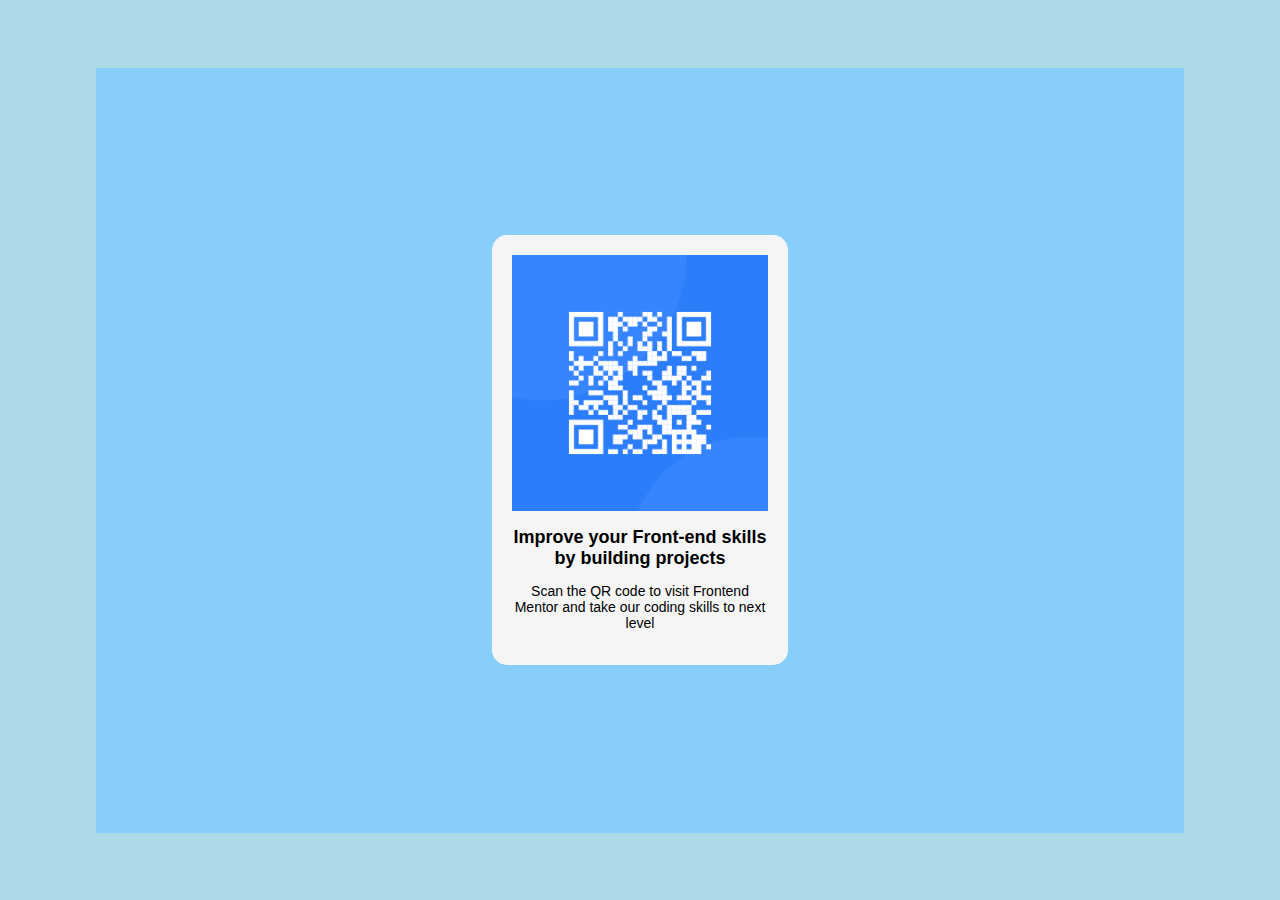
<file: Test Website/Index.html>
<!DOCTYPE html>
<html lang="en">
  <head>
    <meta charset="UTF-8" />
    <meta name="viewport" content="width=device-width, initial-scale=1.0" />
    <title>Qr Code Component</title>
    <link rel="stylesheet" href="styles.css" />
  </head>
  <body>
    <div class="Container">
      <div class="Card-Container">
        <div class="Card">
          <img src="image-qr-code.png" alt="qr-code" class="qr-code" />
          <h1>
            <strong>Improve your Front-end skills by building projects</strong>
          </h1>
          <p>
            Scan the QR code to visit Frontend Mentor and take our coding skills
            to next level
          </p>
        </div>
      </div>
    </div>
  </body>
</html>
</file>
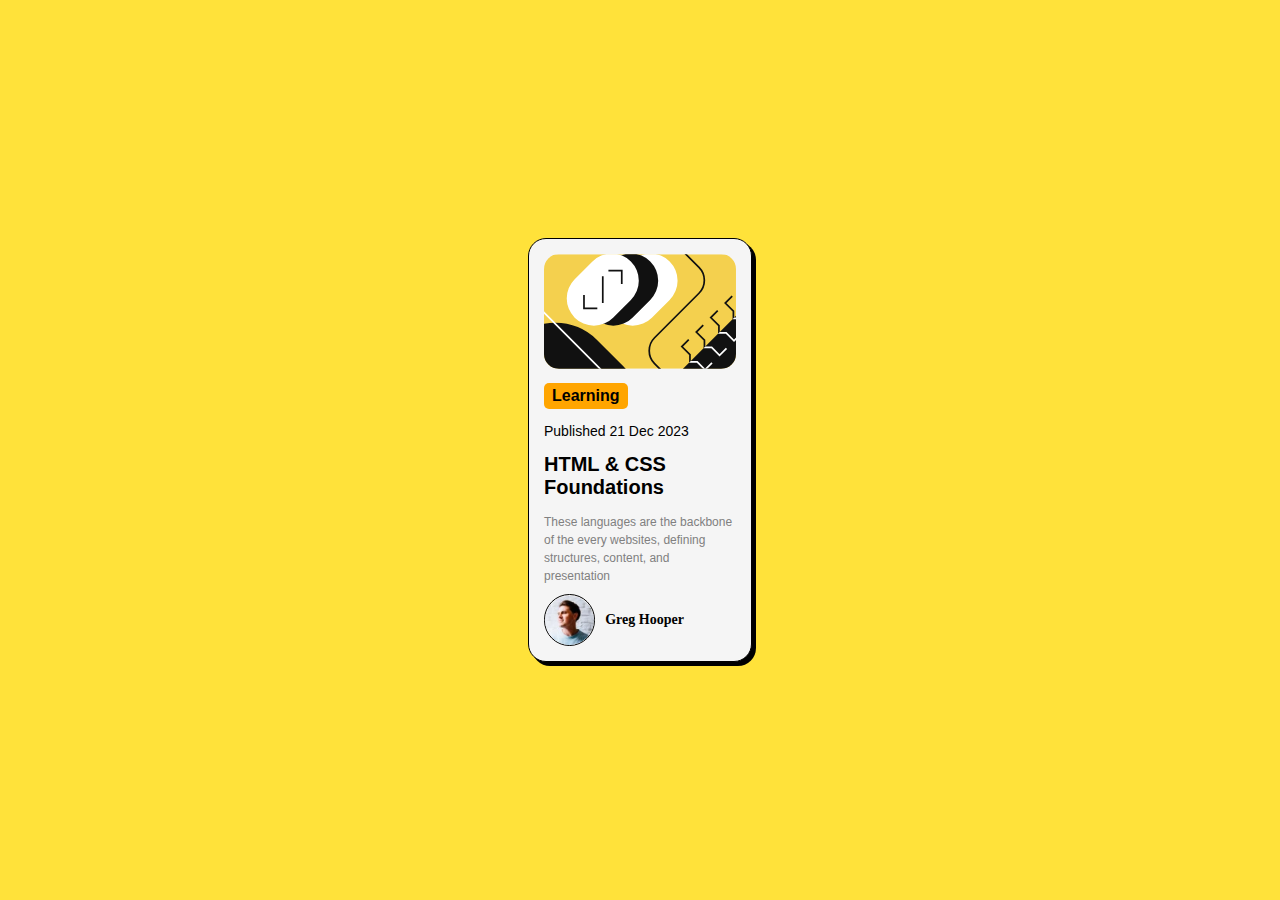
<file: Training/Blog Preview Card/index.html>
<!DOCTYPE html>
<html lang="en">
  <head>
    <meta charset="UTF-8" />
    <meta name="viewport" content="width=device-width, initial-scale=1.0" />
    <title>Blog Preview Card</title>
    <link rel="stylesheet" href="styles.css" />
    <link
      rel="icon"
      type="image/png"
      sizes="32x32"
      href="assets/images/favicon-32x32.png"
    />
  </head>
  <body>
    <main>
      <div class="Main-Container">
        <div class="Card">
          <div class="Card-Image">
            <img
              src="assets/images/illustration-article.svg"
              alt="Illustration"
              class="Illustration"
            />
          </div>
          <div class="Card-content">
            <span class="Tags">Learning</span>
            <p>Published 21 Dec 2023</p>
            <h1>HTML & CSS Foundations</h1>
            <span class="Description">These languages are the backbone of the every websites, defining structures, content, and presentation</span>
          </div>
          <div class="Footer">
            <img src="../Blog Preview Card/assets/images/image-avatar.webp" alt="Avatar" class="Avatar">
            <span class="Avatar-Description">Greg Hooper</span>
          </div>
        </div>
      </div>
    </main>
    
  </body>
</html>
</file>
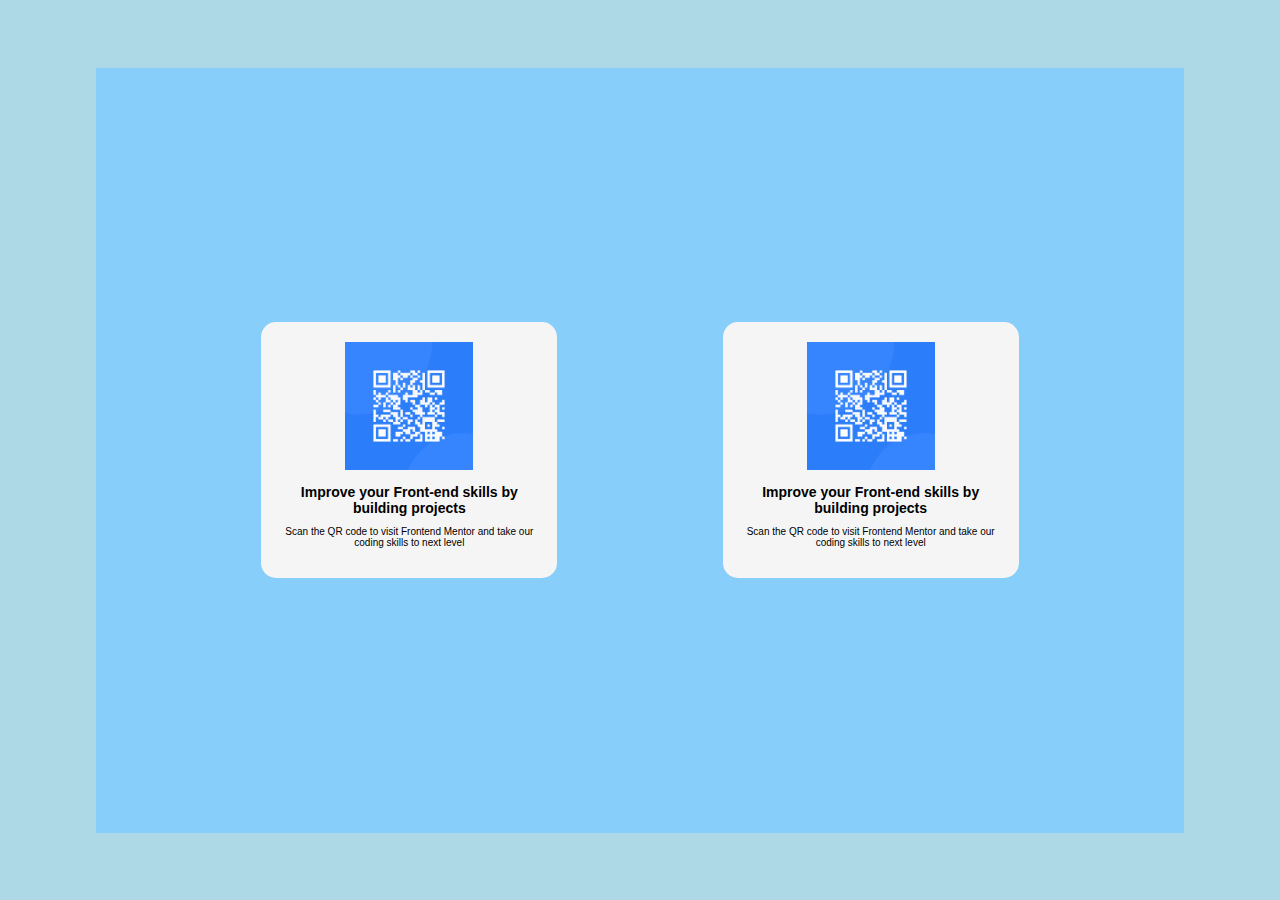
<file: Training/Qr-Code/Index.html>
<!DOCTYPE html>
<html lang="en">
  <head>
    <meta charset="UTF-8" />
    <meta name="viewport" content="width=device-width, initial-scale=1.0" />
    <title>Qr Code Component</title>
    <link rel="stylesheet" href="styles.css" />
  </head>
  <body>
    <div class="Container">
      <div class="Card-Container">
        <div class="Card">
          <img src="image-qr-code.png" alt="qr-code" class="qr-code" />
          <h1>
            <strong>Improve your Front-end skills by building projects</strong>
          </h1>
          <p>
            Scan the QR code to visit Frontend Mentor and take our coding skills
            to next level
          </p>
        </div>
        <div class="Card">
          <img src="image-qr-code.png" alt="qr-code" class="qr-code" />
          <h1>
            <strong>Improve your Front-end skills by building projects</strong>
          </h1>
          <p>
            Scan the QR code to visit Frontend Mentor and take our coding skills
            to next level
          </p>
        </div>
      </div>
    </div>
  </body>
</html>
</file>
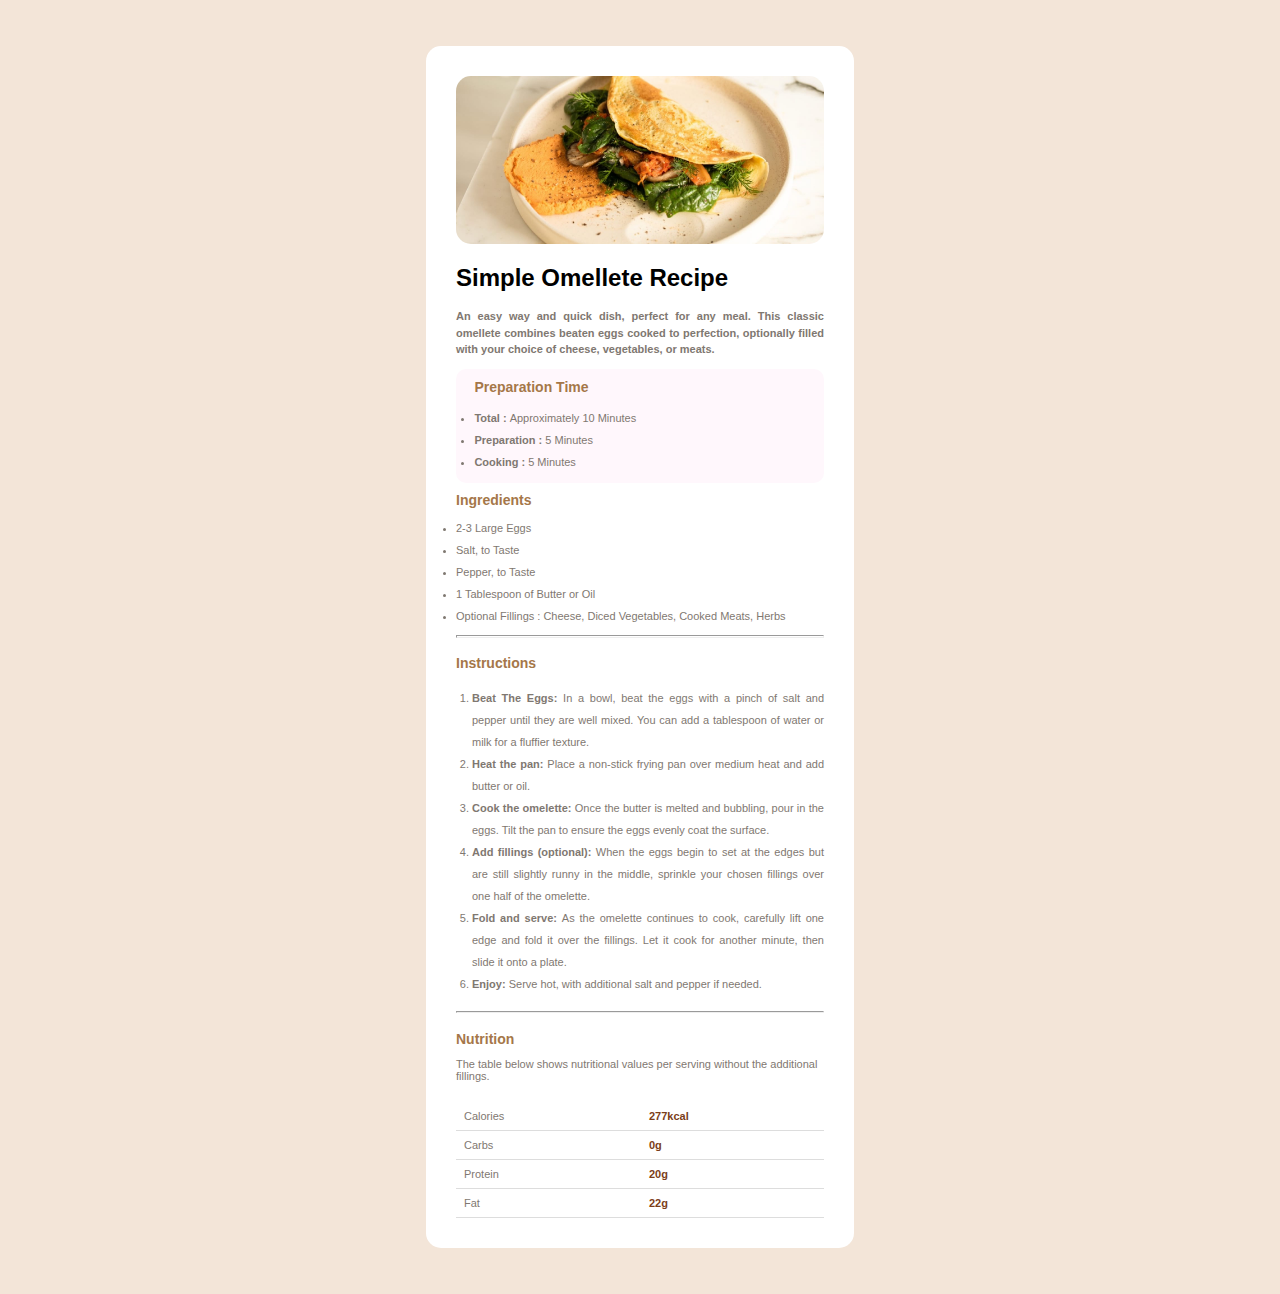
<file: Training/Recipe Page/index.html>
<!DOCTYPE html>
<html lang="en">
  <head>
    <meta charset="UTF-8" />
    <meta name="viewport" content="width=device-width, initial-scale=1.0" />
    <title>Recipe Page</title>
    <link rel="stylesheet" href="styles.css" />
    <link rel="icon" href="assets/images/favicon-32x32.png" />
  </head>
  <body>
    <main class="Container">
      <section class="Menu">
        <div class="Card">
          <div class="Card-Menu">
            <img
              src="assets/images/image-omelette.jpeg"
              alt="Omellete"
              class="Card-Image"
            />
            <h1>Simple Omellete Recipe</h1>
            <p>
              An easy way and quick dish, perfect for any meal. This classic
              omellete combines beaten eggs cooked to perfection, optionally
              filled with your choice of cheese, vegetables, or meats.
            </p>
          </div>
          <div class="Card-Preparation">
            <h2>Preparation Time</h2>
            <li><strong>Total : </strong>Approximately 10 Minutes</li>
            <li><strong>Preparation : </strong>5 Minutes</li>
            <li><strong>Cooking : </strong>5 Minutes</li>
          </div>
          <div class="Card-Ingredients">
            <h1>Ingredients</h1>
            <li>2-3 Large Eggs</li>
            <li>Salt, to Taste</li>
            <li>Pepper, to Taste</li>
            <li>1 Tablespoon of Butter or Oil</li>
            <li>
              Optional Fillings : Cheese, Diced Vegetables, Cooked Meats, Herbs
            </li>
            <hr />
          </div>
          <div class="Card-Instructions">
            <h1>Instructions</h1>
            <ol>
              <li>
                <strong>Beat The Eggs: </strong>In a bowl, beat the eggs with a
                pinch of salt and pepper until they are well mixed. You can add
                a tablespoon of water or milk for a fluffier texture.
              </li>
              <li>
                <strong>Heat the pan: </strong>Place a non-stick frying pan over
                medium heat and add butter or oil.
              </li>
              <li>
                <strong>Cook the omelette: </strong>Once the butter is melted
                and bubbling, pour in the eggs. Tilt the pan to ensure the eggs
                evenly coat the surface.
              </li>
              <li>
                <strong>Add fillings (optional): </strong>When the eggs begin to
                set at the edges but are still slightly runny in the middle,
                sprinkle your chosen fillings over one half of the omelette.
              </li>
              <li>
                <strong>Fold and serve: </strong>As the omelette continues to
                cook, carefully lift one edge and fold it over the fillings. Let
                it cook for another minute, then slide it onto a plate.
              </li>
              <li>
                <strong>Enjoy: </strong>Serve hot, with additional salt and
                pepper if needed.
              </li>
            </ol>
            <hr />
          </div>
          <div class="Card-Nutrition">
            <h1>Nutrition</h1>
            <p>
              The table below shows nutritional values per serving without the
              additional fillings.
            </p>
            <table>
              <tr>
                <td>Calories</td>
                <td class="Card-Nutrition-Value">277kcal</td>
              </tr>
              <tr>
                <td>Carbs</td>
                <td class="Card-Nutrition-Value">0g</td>
              </tr>
              <tr>
                <td>Protein</td>
                <td class="Card-Nutrition-Value">20g</td>
              </tr>
              <tr>
                <td>Fat</td>
                <td class="Card-Nutrition-Value">22g</td>
              </tr>
            </table>
          </div>
        </div>
      </section>
    </main>
  </body>
</html>
</file>
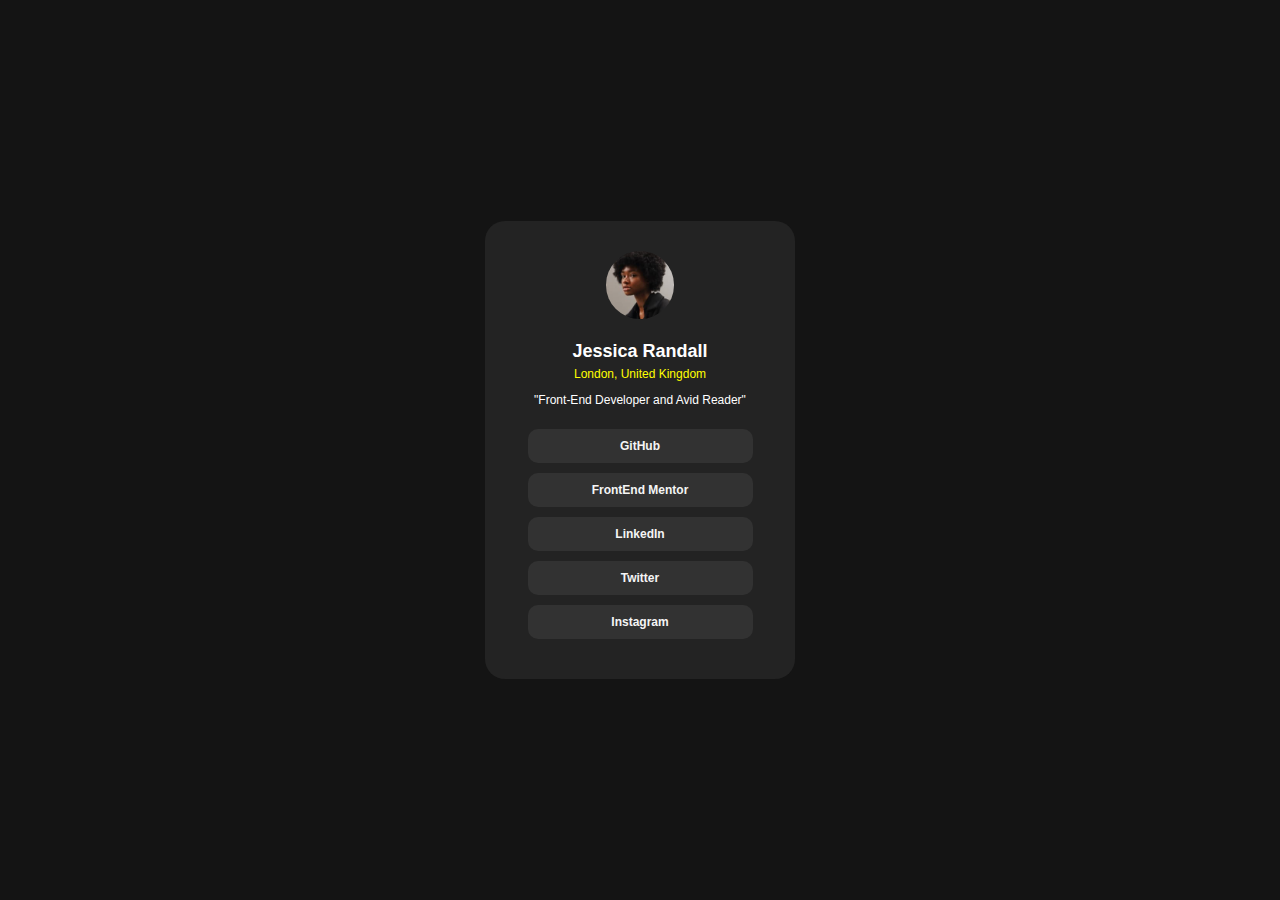
<file: Training/Social Link Profile/index.html>
<!DOCTYPE html>
<html lang="en">
  <head>
    <meta charset="UTF-8" />
    <meta name="viewport" content="width=device-width, initial-scale=1.0" />
    <title>Social Link Profile</title>
    <link rel="stylesheet" href="styles.css" />
    <link rel="icon" href="assets/images/favicon-32x32.png" />
  </head>
  <body>
    <main class="Container">
      <div class="Card">
        <div class="Avatar">
          <img
            src="assets/images/avatar-jessica.jpeg"
            alt="Profile Picture"
            class="Profile"
          />
        </div>
        <div class="Description">
          <p class="Profile-Name">Jessica Randall</p>
          <p class="Profile-Location">London, United Kingdom</p>
          <p class="Profile-Description">
            "Front-End Developer and Avid Reader"
          </p>
        </div>
        <div class="Links">
          <a href="https://github.com/kiryu130">GitHub</a>
          <a href="https://www.frontendmentor.io/home">FrontEnd Mentor</a>
          <a href="https://www.linkedin.com/">LinkedIn</a>
          <a href="https://www.google.com/">Twitter</a>
          <a href="https://www.instagram.com/">Instagram</a>
        </div>
      </div>
    </main>
  </body>
</html>
</file>
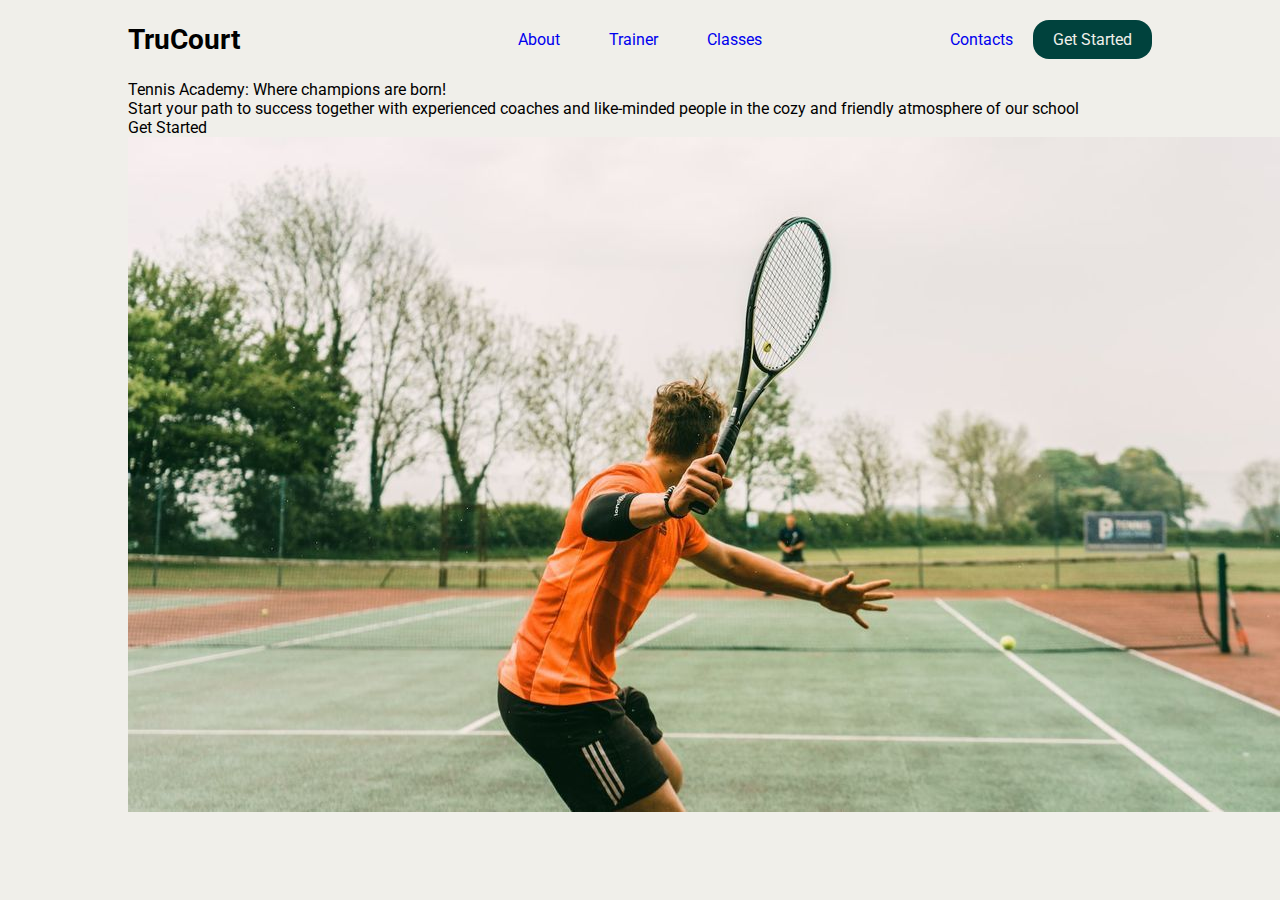
<file: Websites/Training Website/index.html>
<!DOCTYPE html>
<html lang="en">
  <head>
    <meta charset="UTF-8" />
    <meta name="viewport" content="width=device-width, initial-scale=1.0" />
    <title>Tennis Website</title>
    <link rel="stylesheet" href="styles.css" />
    <link rel="icon" href="Assets/Design Creative Agency Logo.png" />
  </head>
  <body>
    <nav class="Navigation">
      <div class="Navigation-home">
        <!-- <img src="Assets/Design Creative Agency Logo.png" /> -->
        <a>TruCourt</a>
      </div>
      <div class="Navigation-links">
        <ul>
          <li><a href="#">About</a></li>
          <li><a href="#">Trainer</a></li>
          <li><a href="#">Classes</a></li>
        </ul>
      </div>
      <div class="Navigation-contact">
        <a href="#">Contacts</a>
        <a class="Navigation-intro" href="#">Get Started</a>
      </div>
    </nav>
    <main class="Container">
      <div class="Container-title">
        Tennis Academy: Where champions are born!
      </div>
      <div class="Container-description">
        Start your path to success together with experienced coaches and
        like-minded people in the cozy and friendly atmosphere of our school
      </div>
      <div class="Container-button">Get Started</div>
      <img
        class="Container-image"
        alt="Tennis Player"
        src="Assets/Dashboard.jpg"
      />
    </main>
  </body>
</html>
</file>
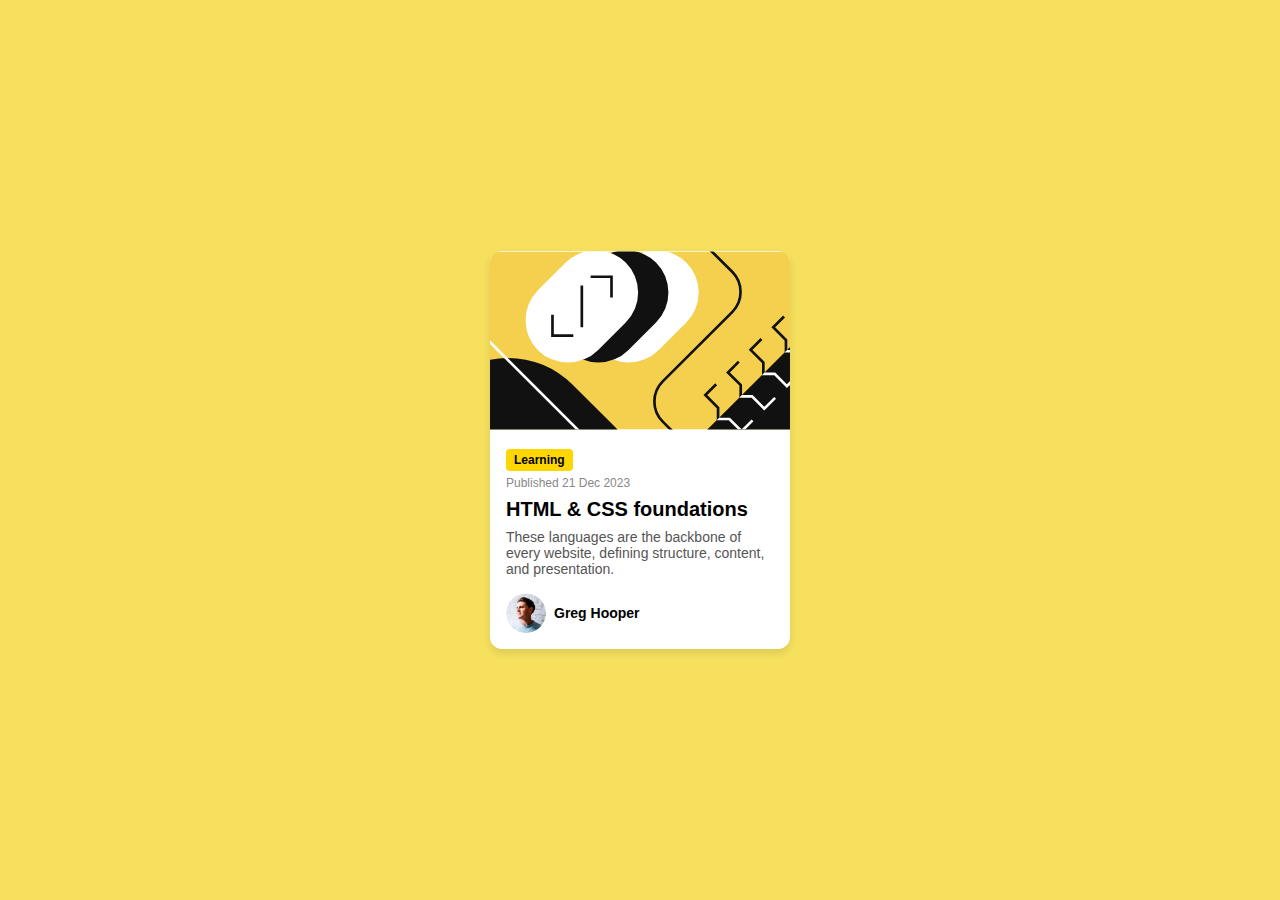
<file: Training/Blog Preview Card/Solution/index.html>
<!DOCTYPE html>
<html lang="en">
<head>
    <meta charset="UTF-8">
    <meta name="viewport" content="width=device-width, initial-scale=1.0">
    <title>HTML & CSS Foundations Card</title>
    <link rel="stylesheet" href="styles.css">
</head>
<body>
    <div class="card">
        <img src="../assets/images/illustration-article.svg" alt="HTML & CSS Foundations" class="card-image">
        <div class="card-content">
            <span class="tag">Learning</span>
            <span class="date">Published 21 Dec 2023</span>
            <h2 class="title">HTML & CSS foundations</h2>
            <p class="description">These languages are the backbone of every website, defining structure, content, and presentation.</p>
            <div class="author">
                <img src="../assets/images/image-avatar.webp" alt="Greg Hooper" class="author-image">
                <span class="author-name">Greg Hooper</span>
            </div>
        </div>
    </div>
</body>
</html>
</file>
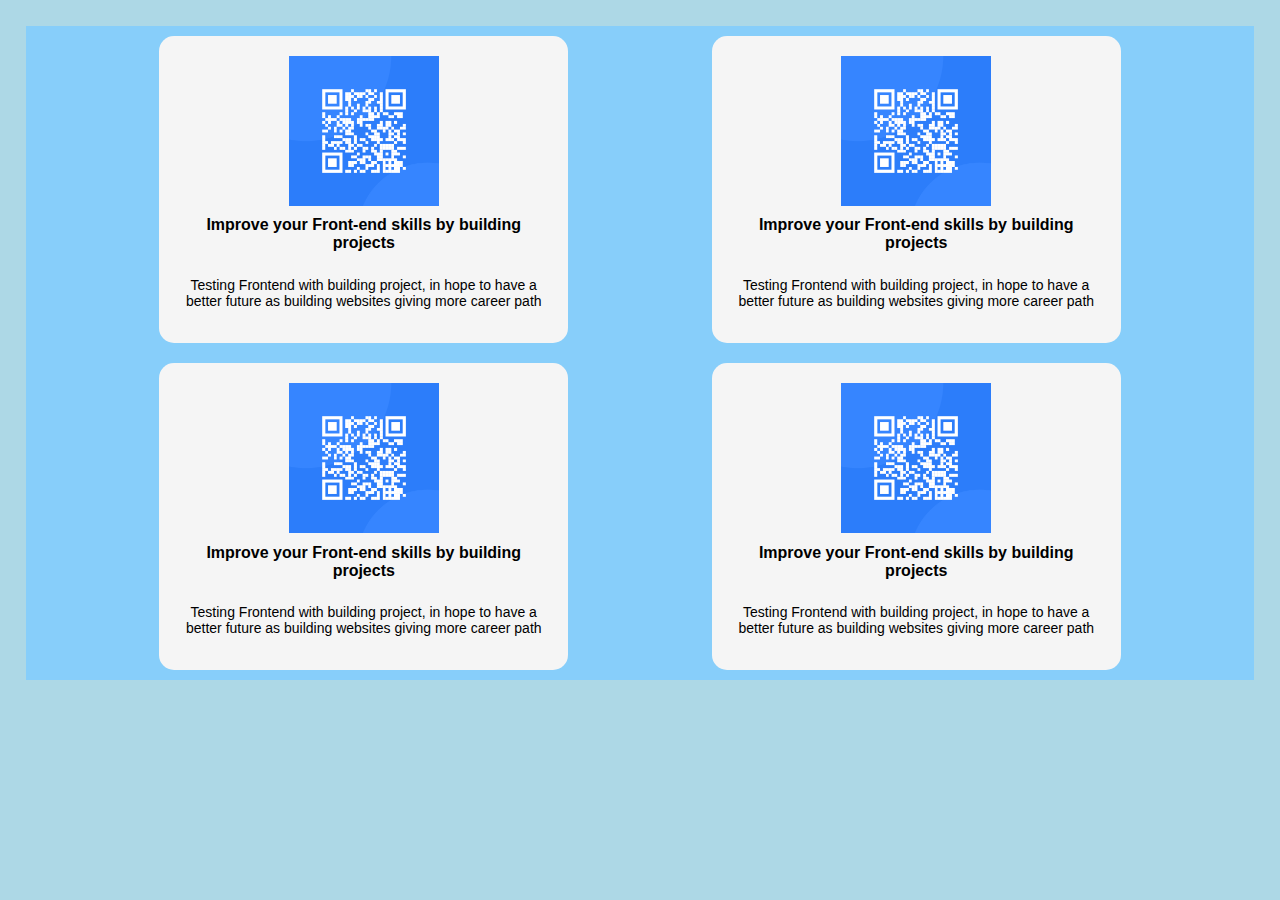
<file: Training/Qr-Code/Test 4 Images/Index.html>
<!DOCTYPE html>
<html lang="en">
  <head>
    <meta charset="UTF-8" />
    <meta name="viewport" content="width=device-width, initial-scale=1.0" />
    <title>QR Code Component</title>
    <link rel="stylesheet" href="styles.css" />
  </head>
  <body>
    <div class="Container">
      <div class="Card-Container">
        <div class="Card">
          <div class ="Images"">
            <img src="../image-qr-code.png" alt="qr-code" class="qr-code" />
          </div>
          <h1>
            <strong>Improve your Front-end skills by building projects</strong>
          </h1>
          <p>
            Testing Frontend with building project, in hope to have a better
            future as building websites giving more career path
          </p>
        </div>
        <div class="Card">
          <div class ="Images"">
            <img src="../image-qr-code.png" alt="qr-code" class="qr-code" />
          </div>
          <h1>
            <strong>Improve your Front-end skills by building projects</strong>
          </h1>
          <p>
            Testing Frontend with building project, in hope to have a better
            future as building websites giving more career path
          </p>
        </div>
        <div class="Card">
          <div class ="Images"">
            <img src="../image-qr-code.png" alt="qr-code" class="qr-code" />
          </div>
          <h1>
            <strong>Improve your Front-end skills by building projects</strong>
          </h1>
          <p>
            Testing Frontend with building project, in hope to have a better
            future as building websites giving more career path
          </p>
        </div>
        <div class="Card">
          <div class ="Images"">
            <img src="../image-qr-code.png" alt="qr-code" class="qr-code" />
          </div>
          <h1>
            <strong>Improve your Front-end skills by building projects</strong>
          </h1>
          <p>
            Testing Frontend with building project, in hope to have a better
            future as building websites giving more career path
          </p>
        </div>
      </div>
    </div>
  </body>
</html>
</file>
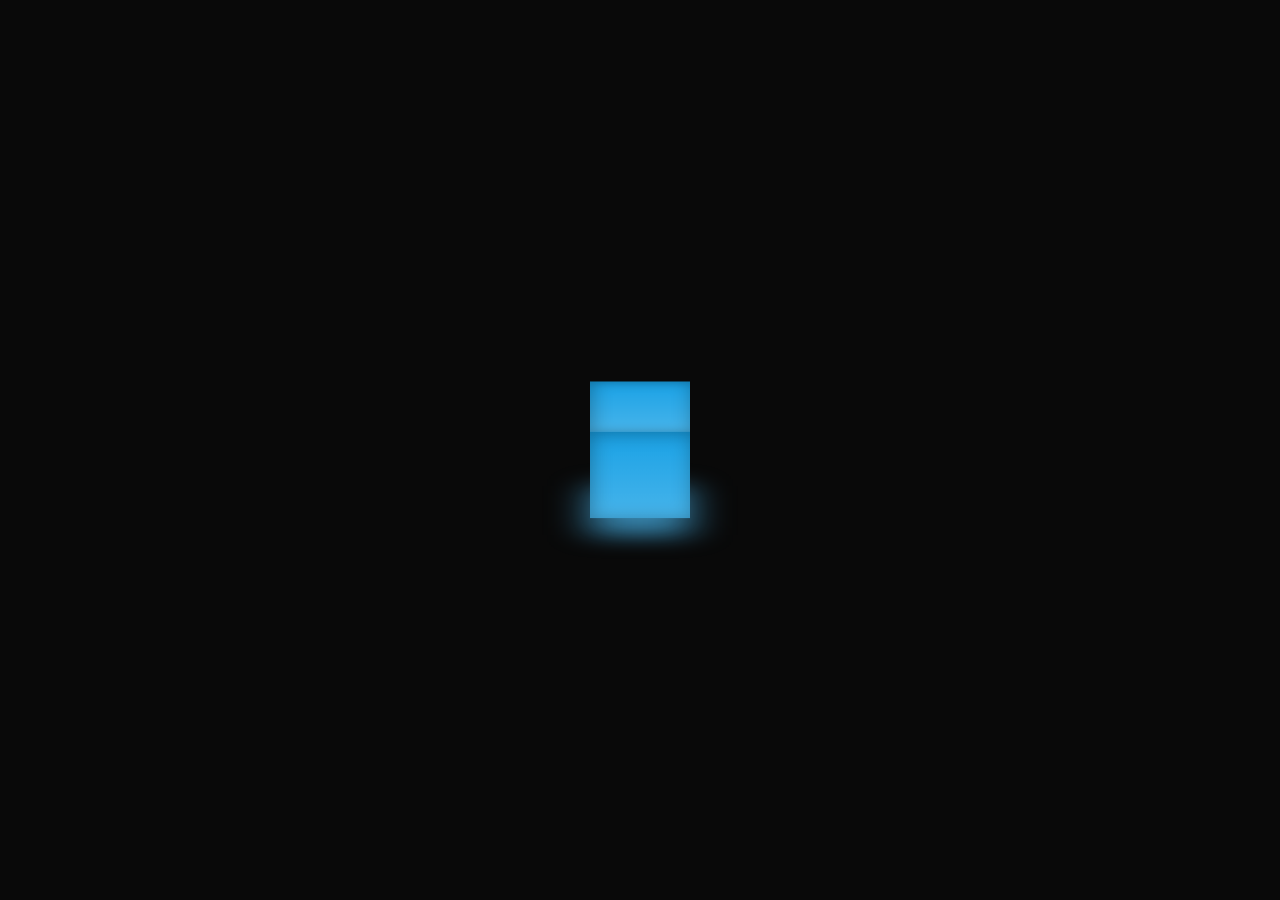
<file: Ideas/UI-Animation-main/3D/01/index.html>
<!DOCTYPE html>
<html lang="en">
  <head>
    <meta charset="UTF-8">
    <meta name="viewport" content="width=device-width, initial-scale=1.0">
    <title>3D Cube Animation</title>
    <link rel="stylesheet" href="styles.css">
  </head>
  <body>
    <div class="cube-wrapper">
      <div style="--i:0" class="side top"></div>
      <div style="--i:0" class="side front"></div>
      <div style="--i:1" class="side right"></div>
      <div style="--i:2" class="side back"></div>
      <div style="--i:3" class="side left"></div>
    </div>
  </body>
</html>
</file>
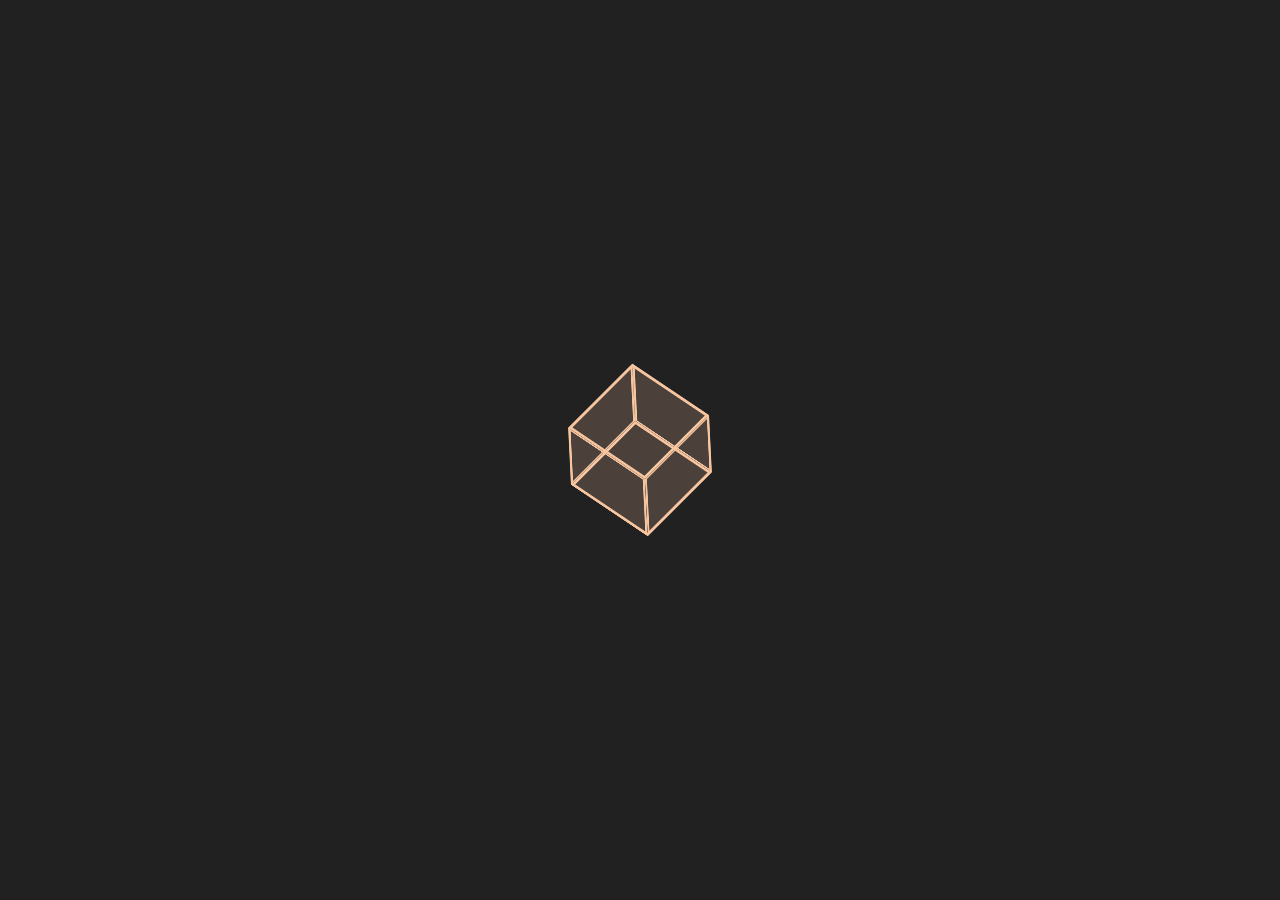
<file: Ideas/UI-Animation-main/Animation/01/index.html>
<!DOCTYPE html>
<html lang="en">
  <head>
    <meta charset="UTF-8">
    <meta name="viewport" content="width=device-width, initial-scale=1.0">
    <title>Cube Animation</title>
    <link rel="stylesheet" href="./styles.css">
  </head>
  <body>
    <div class="cube">
      <div></div>
      <div></div>
      <div></div>
      <div></div>
      <div></div>
      <div></div>
    </div>
  </body>
</html>
</file>
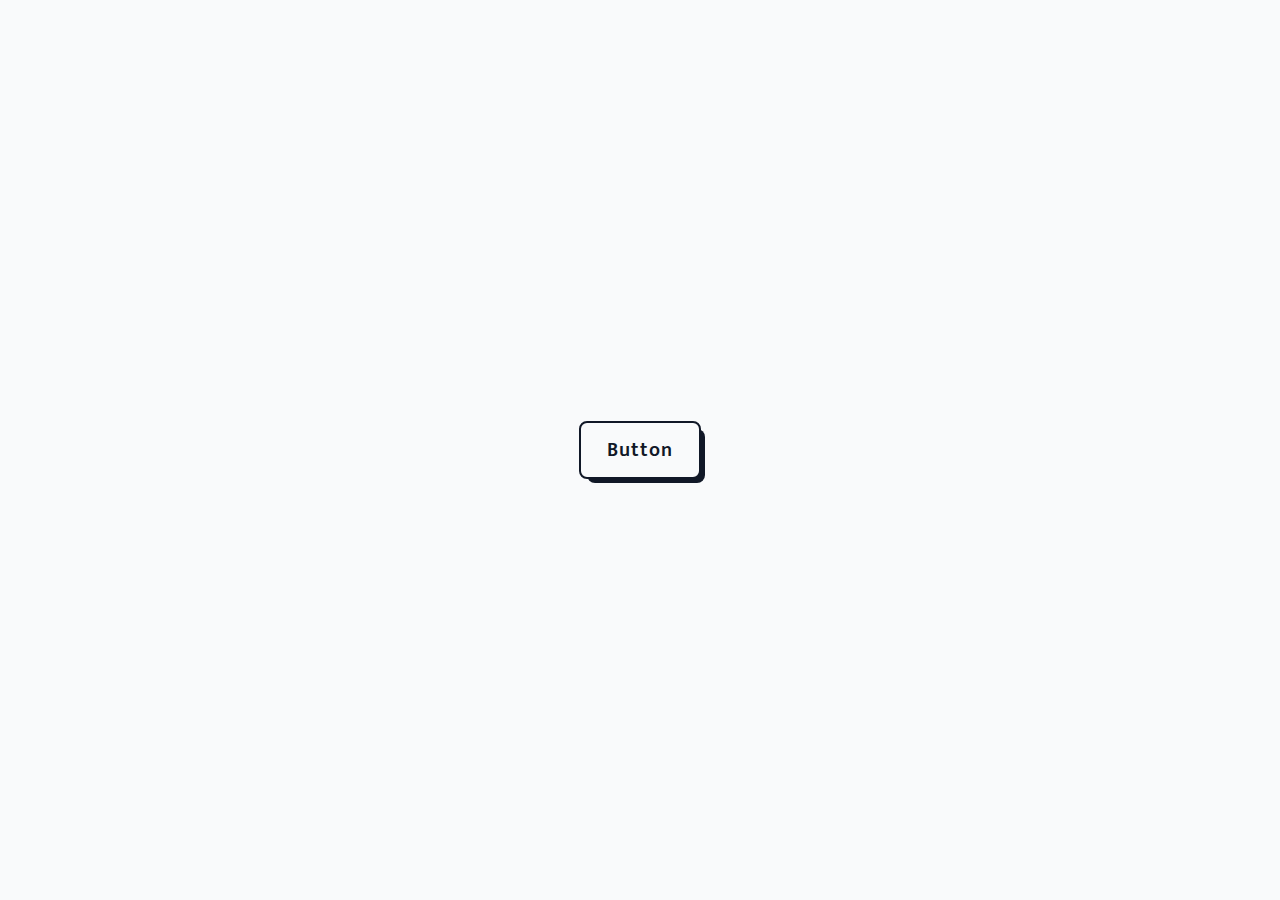
<file: Ideas/UI-Animation-main/Buttons/02/index.html>
<!DOCTYPE html>
<html lang="en">
  <head>
    <meta charset="UTF-8">
    <meta name="viewport" content="width=device-width, initial-scale=1.0">
    <title>Buttons 02</title>
    <link rel="stylesheet" href="./styles.css">
  </head>
  <body>
    <button class="btn">
      Button
    </button>
  </body>
</html>
</file>
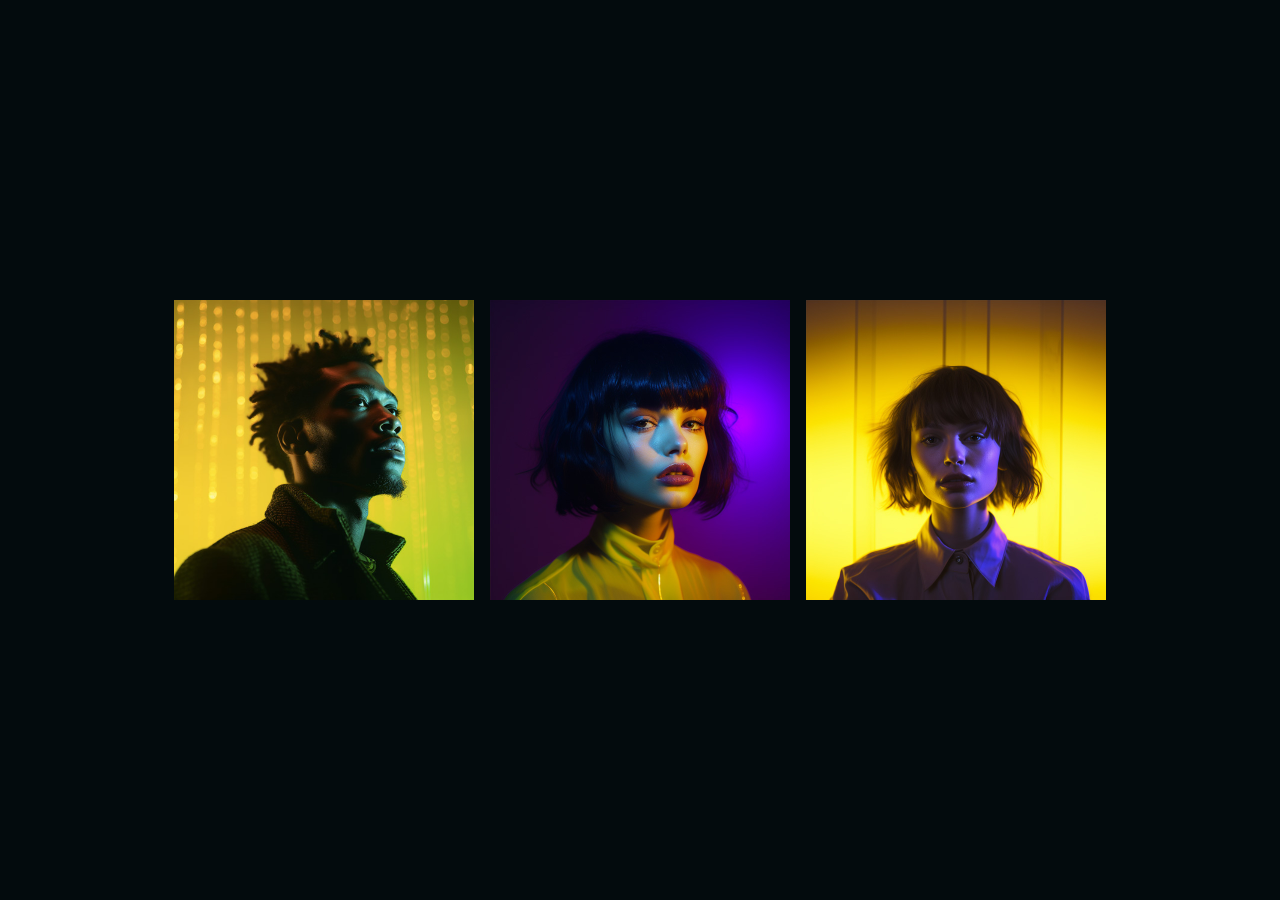
<file: Ideas/UI-Animation-main/Cards/01/index.html>
<!DOCTYPE html>
<html lang="en">
  <head>
    <meta charset="UTF-8">
    <meta name="viewport" content="width=device-width, initial-scale=1.0">
    <title>Cards 01</title>
    <link rel="stylesheet" href="./styles.css" />
  </head>
  <body>
    <div class="grid">
      <div class="card">
        <div class="card-img">
          <img src="./imgs/1.jpg">
        </div>
        <div class="card-box box-1 top-left">
          <h3>James</h3>
          <p>Backend Developer</p>
        </div>
        <div class="card-box box-4 bottom-right">
          <h3>Skills</h3>
          <p>JavaScript</p>
          <p>Node.js</p>
          <p>Express</p>
          <p>MongoDB</p>
        </div>
      </div>

      <div class="card">
        <div class="card-img">
          <img src="./imgs/2.jpg">
        </div>
        <div class="card-box box-3 bottom-left">
          <h3>Anastasia</h3>
          <p>Fullstack Dev.</p>
        </div>
        <div class="card-box box-4 bottom-right">
          <h3>Skills</h3>
          <p>React</p>
          <p>MongoDB</p>
          <p>Express</p>
          <p>Node.js</p>
        </div>
      </div>

      <div class="card">
        <div class="card-img">
          <img src="./imgs/3.jpg">
        </div>
        <div class="card-box box-3 bottom-left">
          <h3>Sophia</h3>
          <p>Frontend Developer</p>
        </div>
        <div class="card-box box-2 top-right">
          <h3>Skills</h3>
          <p>Next.js</p>
          <p>React</p>
          <p>TypeScript</p>
          <p>Framer Motion</p>
        </div>
      </div>
    </div>
  </body>
</html>
</file>
<file: Test Website/styles.css>
body {
  margin: 0;
  overflow: hidden;
  background-color: lightblue;
  font-family: Arial, sans-serif;
}

h1 {
  font-size: 18px;
}

p {
  font-size: 14px;
}

.Container {
  width: 100vw; /* 100% of viewport width */
  height: 100vh; /* 100% of viewport height */
  display: flex;
  align-items: center;
  justify-content: center;
  /* Other styles like position, padding, margin, etc. can be added as needed */
}

.Card {
  border-radius: 15px;
  background-color: whitesmoke;
  width: 20vw;
  /* align-items: center; align horizontally the flex items inside the flex container*/
  text-align: center; /* align the text/images horizontally within the flex items*/
  padding: 20px;
  max-width: 400px;
}

.Card-Container {
  background-color: lightskyblue;
  justify-content: center;
  align-items: center;
  display: flex;
  width: 85vw;
  height: 85vh;
}

.qr-code {
  width: 100%;
  height: auto;
}
</file>
<file: Training/Blog Preview Card/styles.css>
body {
  background-color: rgb(255, 226, 58);
  margin: 0;
}

.Main-Container {
  display: flex;
  justify-content: center;
  align-items: center;
  width: 100vw;
  height: 100vh;
}

.Card {
  border-radius: 18px;
  background-color: whitesmoke;
  display: flex;
  flex-direction: column;
  width: 15%;
  height: auto;
  padding: 15px;
  box-shadow: 4px 4px;
  border: 1px solid;
}

.Card-Image{
  width: 100%;
  text-align: justify;
}

.Illustration {
  width: 100%;
  height: auto;
  border-radius: 15px;
}

.Card-content{
  display: block;
  font-family: 'Gill Sans', 'Gill Sans MT', Calibri, 'Trebuchet MS', sans-serif
}

.Card-content > h1 {
  font-size: 20px;
  font-weight: bolder;
}

.Card-content > p {
  font-size: 14px;
  font-weight: 500;
}

.Tags{
  display: inline-block;
  background-color: orange;
  border-radius: 5px;
  font-weight: bold;
  padding: 4px 8px 4px 8px;
  text-align: center;
  margin-top: 10px;
}

.Description{
  font-size: 12px;
  font-weight: 200;
  color: grey;
}

.Footer{
  display: flex;
  align-items: center;
  margin-top: 10px;
}

.Avatar{
  border: 1px solid;
  border-radius: 50px;
  max-width: 50px;
  max-height: 50px;
  margin-right: 10px;
}

.Avatar-Description{
  font-size: 14px;
  font-weight: bolder;
}
</file>
<file: Training/Qr-Code/styles.css>
body {
  margin: 0;
  overflow: hidden;
  background-color: lightblue;
  font-family: Arial, sans-serif;
}

h1 {
  font-size: 14px;
}

p {
  font-size: 10px;
}

.Container {
  width: 100vw; /* 100% of viewport width */
  height: 100vh; /* 100% of viewport height */
  display: flex;
  flex-wrap: wrap;
  align-items: center;
  justify-content: center;
  /* Other styles like position, padding, margin, etc. can be added as needed */
}

.Card {
  border-radius: 15px;
  background-color: whitesmoke;
  width: 20vw;
  height: auto;
  /* height: 60vh; */
  /* align-items: center; align horizontally the flex items inside the flex container*/
  text-align: center; /* align the text/images horizontally within the flex items*/
  padding: 20px;
  max-width: 400px;
}

.Card-Container {
  background-color: lightskyblue;
  justify-content: space-evenly;
  align-items: center;
  display: flex;
  width: 85vw;
  height: 85vh;
  flex-wrap: wrap;
}

.qr-code {
  width: 50%;
  height: auto;
}
</file>
<file: Training/Recipe Page/styles.css>
body {
  margin: 0px;
  background-color: #f3e5d8;
  font-family: sans-serif;
}

.Container {
  display: flex;
  justify-content: center;
  align-items: center;
}

.Menu {
  display: flex;
  justify-content: center;
  align-items: center;
}

.Card {
  display: flex;
  justify-content: center;
  align-items: center;
  width: 80%;
  height: auto;
  max-width: 400px;
  background-color: white;
  border-radius: 15px;
  padding: 30px;
  flex-wrap: wrap;
  margin: 10% 0px 10% 0px;
}

.Card-Menu {
  text-align: left;
}

.Card-Menu > p {
  font-size: 11px;
  font-weight: bold;
  line-height: 1.5;
  color: #7f7871;
  text-align: justify;
}

.Card-Menu > h1 {
  font-size: 24px;
  font-weight: bold;
}

.Card-Image {
  width: 100%;
  height: auto;
  border-radius: 15px;
}

.Card-Preparation {
  width: 100%;
  height: auto;
  border-radius: 10px;
  background-color: #fff7fc;
  padding: 10px 0px 10px 5%;
}

.Card-Preparation > h2 {
  font-size: 14px;
  font-weight: bold;
  margin-top: 0px;
  color: #a57749;
}

.Card-Preparation > li {
  font-size: 11px;
  line-height: 2;
  color: #7f7871;
}

.Card-Ingredients {
  width: 100%;
  height: auto;
  text-align: left;
}

.Card-Ingredients > h1 {
  font-size: 14px;
  font-weight: bold;
  color: #a57749;
}

.Card-Ingredients > li {
  font-size: 11px;
  line-height: 2;
  color: #7f7871;
}

.Card-Ingredients > hr {
  color: #7f7871;
  height: 0.5px;
}

.Card-Instructions {
  width: 100%;
  height: auto;
  text-align: left;
}

.Card-Instructions > h1 {
  font-size: 14px;
  font-weight: bold;
  color: #a57749;
}

.Card-Instructions > ol {
  padding-left: 1em;
  text-align: justify;
}

.Card-Instructions > ol > li {
  font-size: 11px;
  line-height: 2;
  color: #7f7871;
}

.Card-Nutrition {
  width: 100%;
  height: auto;
}

.Card-Nutrition > h1 {
  color: #a57749;
  font-size: 14px;
  margin-bottom: 10px;
}

.Card-Nutrition > p {
  color: #7f7871;
  font-size: 11px;
  margin-bottom: 20px;
}

.Card-Nutrition > table {
  width: 100%;
  border-collapse: collapse;
}

td {
  /* used because using .Card-Nutrition > table > tbody etc will be too long */
  padding: 8px;
  border-bottom: 1px solid #ddd;
  font-size: 11px;
  color: #7f7871;
}

.Card-Nutrition-Value {
  font-weight: bold;
  color: #7b3e19;
}
</file>
<file: Training/Social Link Profile/styles.css>
body {
  background-color: #141414;
  margin: 0px;
  color: white;
  font-family: sans-serif;
}

.Container {
  display: flex;
  justify-content: center;
  align-items: center;
  width: 100vw;
  height: 100vh;
}

.Card {
  background-color: rgb(35, 35, 35);
  border-radius: 20px;
  display: flex;
  justify-content: center;
  align-items: center;
  flex-wrap: wrap;
  width: 90%;
  height: auto;
  max-width: 250px;
  max-height: 800px;
  padding: 30px;
}

.Avatar {
  text-align: center;
  width: 90%;
}

.Profile {
  border-radius: 50%;
  width: 30%;
  height: auto;
}

.Description {
  text-align: center;
  width: 90%;
}

.Profile-Name {
  font-size: 18px;
  margin-bottom: 0;
  font-weight: bold;
}

.Profile-Location {
  font-size: 12px;
  color: yellow;
  margin-top: 5px;
}

.Profile-Description {
  font-size: 12px;
}

.Links {
  width: 90%;
  /* display: block; */
  text-align: center;
}

.Links > a {
  display: block;
  background-color: #323232;
  color: whitesmoke;
  border-radius: 10px;
  padding: 10px;
  margin: 10px 0px 10px 0px;
  text-decoration: none; /* Remove underline */
  font-size: 12px;
  font-weight: bold;
}

/* .Links > a:visited {
  color: red;
} */

.Links > a:hover {
  color: gold;
}
</file>
<file: Websites/Training Website/styles.css>
@import url("https://fonts.googleapis.com/css2?family=Roboto:ital,wght@0,100;0,300;0,400;0,500;0,700;0,900;1,100;1,300;1,400;1,500;1,700;1,900&display=swap");

body {
  font-family: "Roboto";
  background-color: #f0efea;
  margin: 0 10%;
}

a {
  text-decoration: none;
}

.Navigation {
  display: flex;
  justify-content: space-between;
  padding: 2% 0;
}

.Navigation-home {
  flex: 1;
  font-size: 28px;
  font-weight: bolder;
  display: flex;
  align-items: center;
}

.Navigation-links {
  flex: 1;
  display: flex;
  justify-content: center;
  align-items: center;
}

.Navigation-links ul {
  display: flex;
  justify-content: space-evenly;
  list-style-type: none;
  margin: 0;
  padding: 0;
  width: 100%;
}

.Navigation li {
  display: inline;
}

.Navigation-contact {
  flex: 1;
  display: flex;
  justify-content: flex-end;
  align-items: center;
}

.Navigation-intro {
  margin-left: 20px;
  background-color: #00423d;
  color: #f0efea;
  padding: 10px 20px;
  border-radius: 1em;
}
</file>
<file: Training/Blog Preview Card/Solution/styles.css>
body {
    font-family: Arial, sans-serif;
    background-color: #F6E05E;
    display: flex;
    justify-content: center;
    align-items: center;
    height: 100vh;
    margin: 0;
}

.card {
    background-color: white;
    border-radius: 12px;
    box-shadow: 0 4px 8px rgba(0, 0, 0, 0.1);
    width: 300px;
    overflow: hidden;
}

.card-image {
    width: 100%;
    height: auto;
}

.card-content {
    padding: 16px;
}

.tag {
    background-color: #FFD700;
    color: black;
    padding: 4px 8px;
    border-radius: 4px;
    font-size: 12px;
    font-weight: bold;
}

.date {
    display: block;
    color: #888;
    font-size: 12px;
    margin: 8px 0;
}

.title {
    font-size: 20px;
    margin: 8px 0;
}

.description {
    font-size: 14px;
    color: #555;
    margin: 8px 0;
}

.author {
    display: flex;
    align-items: center;
    margin-top: 16px;
}

.author-image {
    width: 40px;
    height: 40px;
    border-radius: 50%;
    margin-right: 8px;
}

.author-name {
    font-size: 14px;
    font-weight: bold;
}
</file>
<file: Training/Qr-Code/Test 4 Images/styles.css>
body {
  margin: 0;
  /* overflow: hidden; */
  background-color: lightblue;
  font-family: Arial, sans-serif;
}

h1 {
  font-size: 16px;
}

p {
  font-size: 14px;
}

.Container {
  /* width: 100vw;
  height: 100vh; */
  display: flex;
  align-items: center;
  justify-content: center;
}

.Card-Container {
  background-color: lightskyblue;
  display: flex;
  flex-wrap: wrap;
  justify-content: space-evenly;
  align-items: center;
  /* width: 85vw; */
  /* height: 85vh; */
  margin: 2%;
}

.Card {
  border-radius: 15px;
  background-color: whitesmoke;
  width: 30%;
  height: auto;
  text-align: center;
  padding: 20px;
  margin: 10px;
  display: flex;
  flex-direction: column;
}

.Images {
  display: flex;
  flex-direction: column;
  align-items: center;
}

.qr-code {
  width: 100%;
  height: auto;
  max-width: 150px;
  max-height: 150px;
}
</file>
<file: Ideas/UI-Animation-main/3D/01/styles.css>
*,
*::before,
*::after {
  margin: 0;
  padding: 0;
  box-sizing: border-box;
}

body {
  height: 100vh;
  background-color: #090909;
  display: flex;
  justify-content: center;
  align-items: center;
}

.cube-wrapper {
  width: 100px;
  height: 100px;
  transform-style: preserve-3d;
  position: relative;
  rotate: x -30deg;
  animation: animate 4s linear infinite;
}

@keyframes animate {
  0% {
    transform: rotateY(0);
  }

  100% {
    transform: rotateY(360deg);
  }
}

.side {
  position: absolute;
  width: 100%;
  height: 100%;
  background-image: linear-gradient(
    to bottom,
    hsl(200, 80%, 50%) 0%,
    hsl(200, 80%, 60%) 100%
  );
  rotate: 0 1 0 calc(var(--i) * 90deg);
  transform: translateZ(50px);
  box-shadow: inset 2px 2px 20px rgba(0, 0, 0, 0.3);
}
.side.top {
  rotate: 1 0 0 90deg;
  transform-style: preserve-3d;
}

.top::after {
  content: "";
  position: absolute;
  width: 100%;
  height: 100%;
  background: hsl(200 80% 60% / 0.7);
  transform: translateZ(-120px);
  filter: blur(20px);
}
</file>
<file: Ideas/UI-Animation-main/Animation/01/styles.css>
* {
  margin: 0;
  padding: 0;
  box-sizing: border-box;
}

body {
  height: 100vh;
  background-color: #212121;
  display: flex;
  justify-content: center;
  align-items: center;
}

.cube {
  width: 100px;
  height: 100px;
  position: relative;
  transform-style: preserve-3d;
  animation: spinner 2s infinite ease;
  animation-delay: 2s;
  transform: rotate(45deg) rotateX(-25deg) rotateY(25deg);
}

.cube > div {
  width: 100%;
  height: 100%;
  background-color: rgb(247, 197, 159, 0.1);
  border: 3px solid rgb(247, 197, 159);
  position: absolute;
}

.cube > div:nth-child(1) {
  transform: translateZ(50px);
}
.cube > div:nth-child(2) {
  transform: translateX(50%) rotateY(90deg);
}
.cube > div:nth-child(3) {
  transform: translateZ(-50px) rotateY(180deg);
}
.cube > div:nth-child(4) {
  transform: translateX(-50%) rotateY(270deg);
}
.cube > div:nth-child(5) {
  transform: translateY(-50%) rotateX(90deg);
}
.cube > div:nth-child(6) {
  transform: translateY(50%) rotateX(90deg);
}

@keyframes spinner {
  0% {
    transform: rotate(45deg) rotateX(-25deg) rotateY(25deg);
  }
  50% {
    transform: rotate(45deg) rotateX(-385deg) rotateY(25deg);
  }

  100% {
    transform: rotate(45deg) rotateX(-385deg) rotateY(385deg);
  }
}
</file>
<file: Ideas/UI-Animation-main/Buttons/02/styles.css>
@import url("https://fonts.googleapis.com/css2?family=Mukta:wght@400;500;600&display=swap");

*,
*::before,
*::after {
  margin: 0;
  padding: 0;
  box-sizing: border-box;
}

body {
  font-family: Mukta;
  height: 100vh;
  background-color: #f9fafb;
  color: #111827;
  display: flex;
  justify-content: center;
  align-items: center;
}

button {
  all: unset;
}

.btn {
  font-size: 1.25rem;
  font-weight: 600;
  letter-spacing: 1px;
  padding: 10px 26px;
  background-color: #f9fafb;
  border: 2px solid #111827;
  border-radius: 0.5rem;
  cursor: pointer;
  position: relative;
  transition: all 0.3s;
}

.btn::after {
  content: "";
  position: absolute;
  inset: 0;
  background-color: #111827;
  border-radius: inherit;
  translate: 6px 6px;
  transition: 0.25s;
  z-index: -1;
}

.btn:hover::after {
  translate: 0;
}
.btn:hover {
  background-color: #111827;
  color: #f9fafb;
}
</file>
<file: Ideas/UI-Animation-main/Cards/01/styles.css>
@import url("https://fonts.googleapis.com/css2?family=Space+Mono:wght@400;700&display=swap");

* {
  margin: 0;
  padding: 0;
  box-sizing: border-box;
}

body {
  font-family: "Space Mono", monospace;
  height: 100vh;
  background-color: #030b0d;
  color: white;
  display: flex;
  justify-content: center;
  align-items: center;
}

img {
  width: 100%;
  height: 100%;
  display: block;
}

.grid {
  width: min-content;
  display: grid;
  grid-template-columns: repeat(3, 300px);
  grid-auto-rows: 300px;
  gap: 1rem;
}

.card {
  aspect-ratio: 1;
  background-size: cover;
  display: grid;
  grid-template-columns: repeat(2, 1fr);
  grid-template-rows: repeat(2, 1fr);
  gap: 0.5rem;
  padding: 0.5rem;
  position: relative;
  cursor: pointer;
  overflow: hidden;
}

.card-img {
  position: absolute;
  z-index: -1;
  object-fit: cover;
  transition: all 0.6s cubic-bezier(0.165, 0.84, 0.44, 1);
}

.card:hover .card-img {
  scale: 0.85;
  filter: brightness(0.65);
}

.card-box {
  padding: 0.8rem;
  background-color: rgba(255, 255, 255, 0.15);
  backdrop-filter: blur(5px);
  transition: 0.5s cubic-bezier(0.19, 1, 0.22, 1);
  position: relative;
  z-index: 2;
  opacity: 0;
  display: flex;
  flex-direction: column;
}

/* Positioning the Boxes inside the card */
.box-1 {
  grid-column: 1 / 2;
  grid-row: 1 / 2;
  justify-content: flex-end;
}
.box-2 {
  grid-column: 2 / 2;
  grid-row: 1 / 2;
  align-items: flex-end;
}
.box-3 {
  grid-column: 1 / 2;
  grid-row: 2 / 2;
  justify-content: flex-end;
}
.box-4 {
  grid-column: 2 / 3;
  grid-row: 2 / 3;
  justify-content: flex-end;
  align-items: flex-end;
}

/* Offsetting the Boxes */
.top-left {
  transform: translate(-105%, -105%);
}
.top-right {
  transform: translate(105%, -105%);
}
.bottom-right {
  transform: translate(105%, 105%);
}
.bottom-left {
  transform: translate(-105%, 105%);
}

.card:hover .card-box {
  opacity: 1;
  transform: translate(0, 0);
}

/* Styling the Content inside box */
.card-box > p {
  font-size: 10px;
  text-transform: uppercase;
  font-weight: bold;
  opacity: 0.85;
}
</file>
